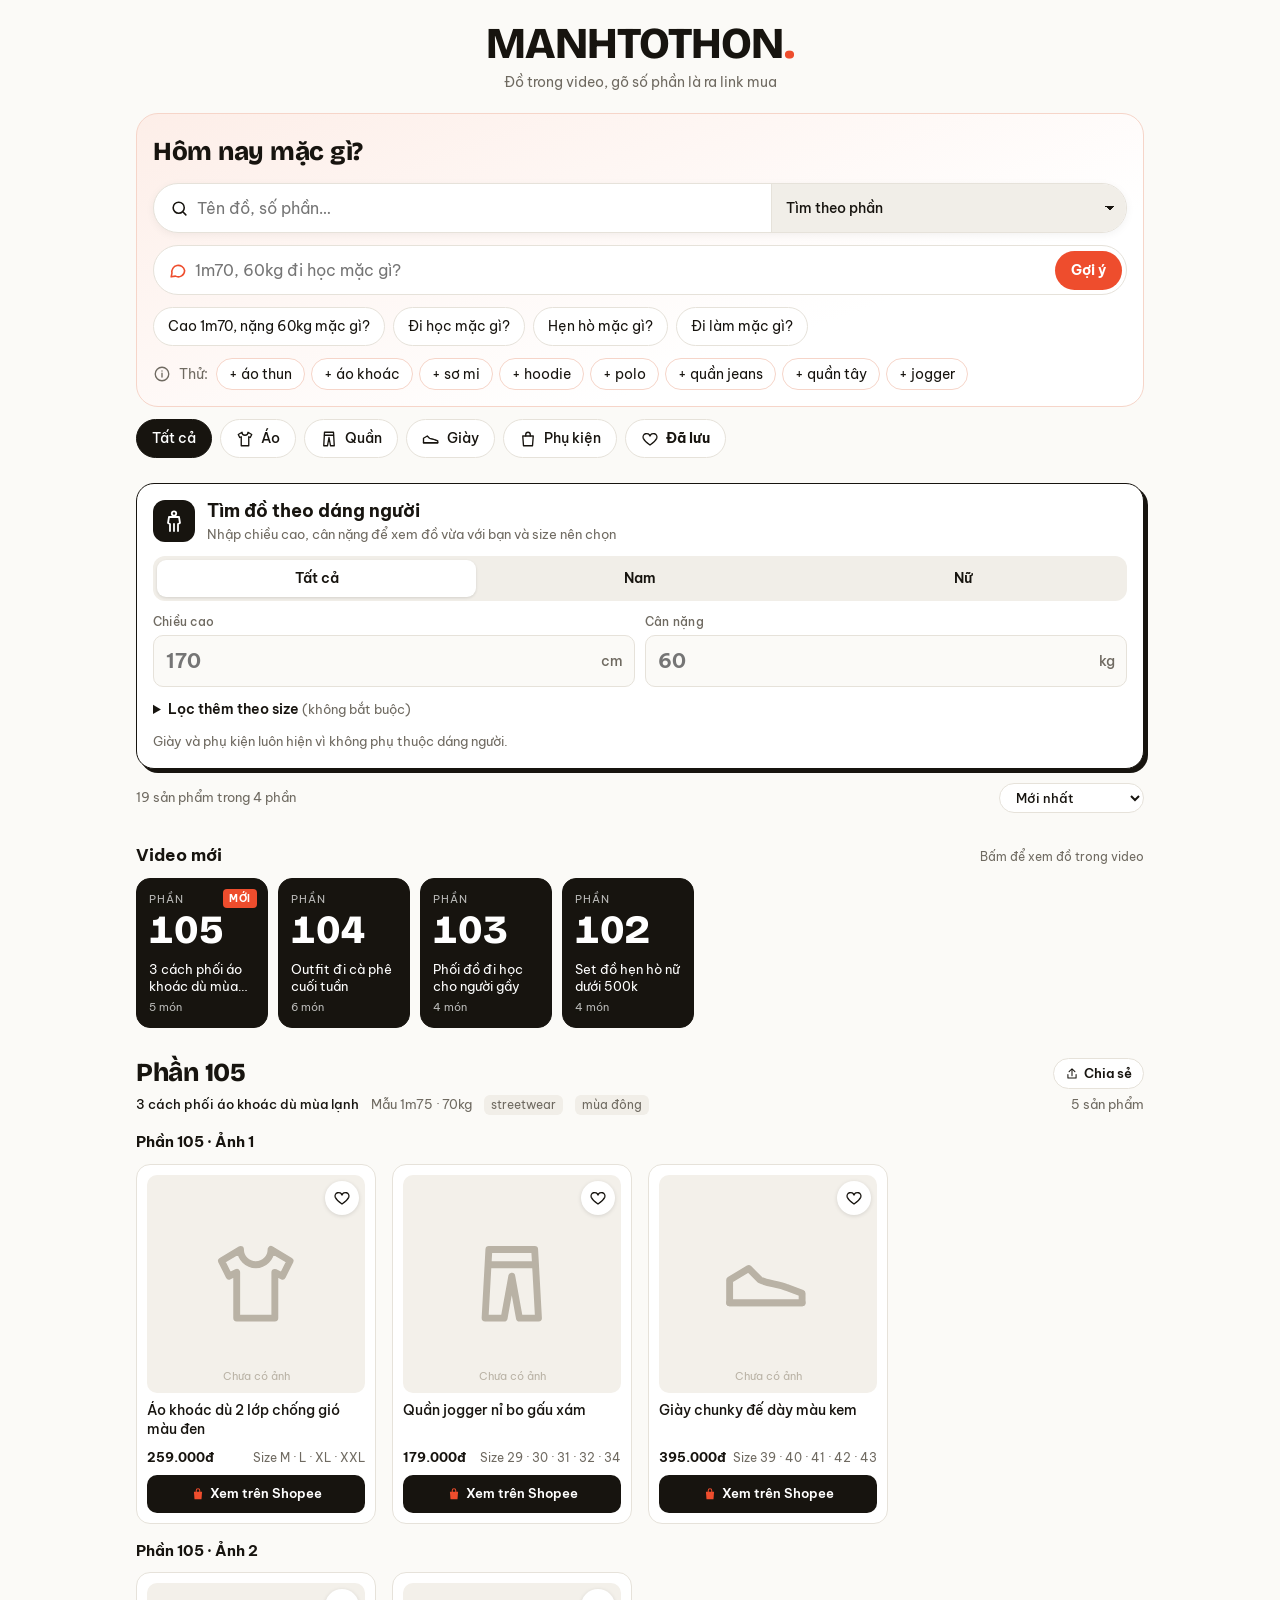
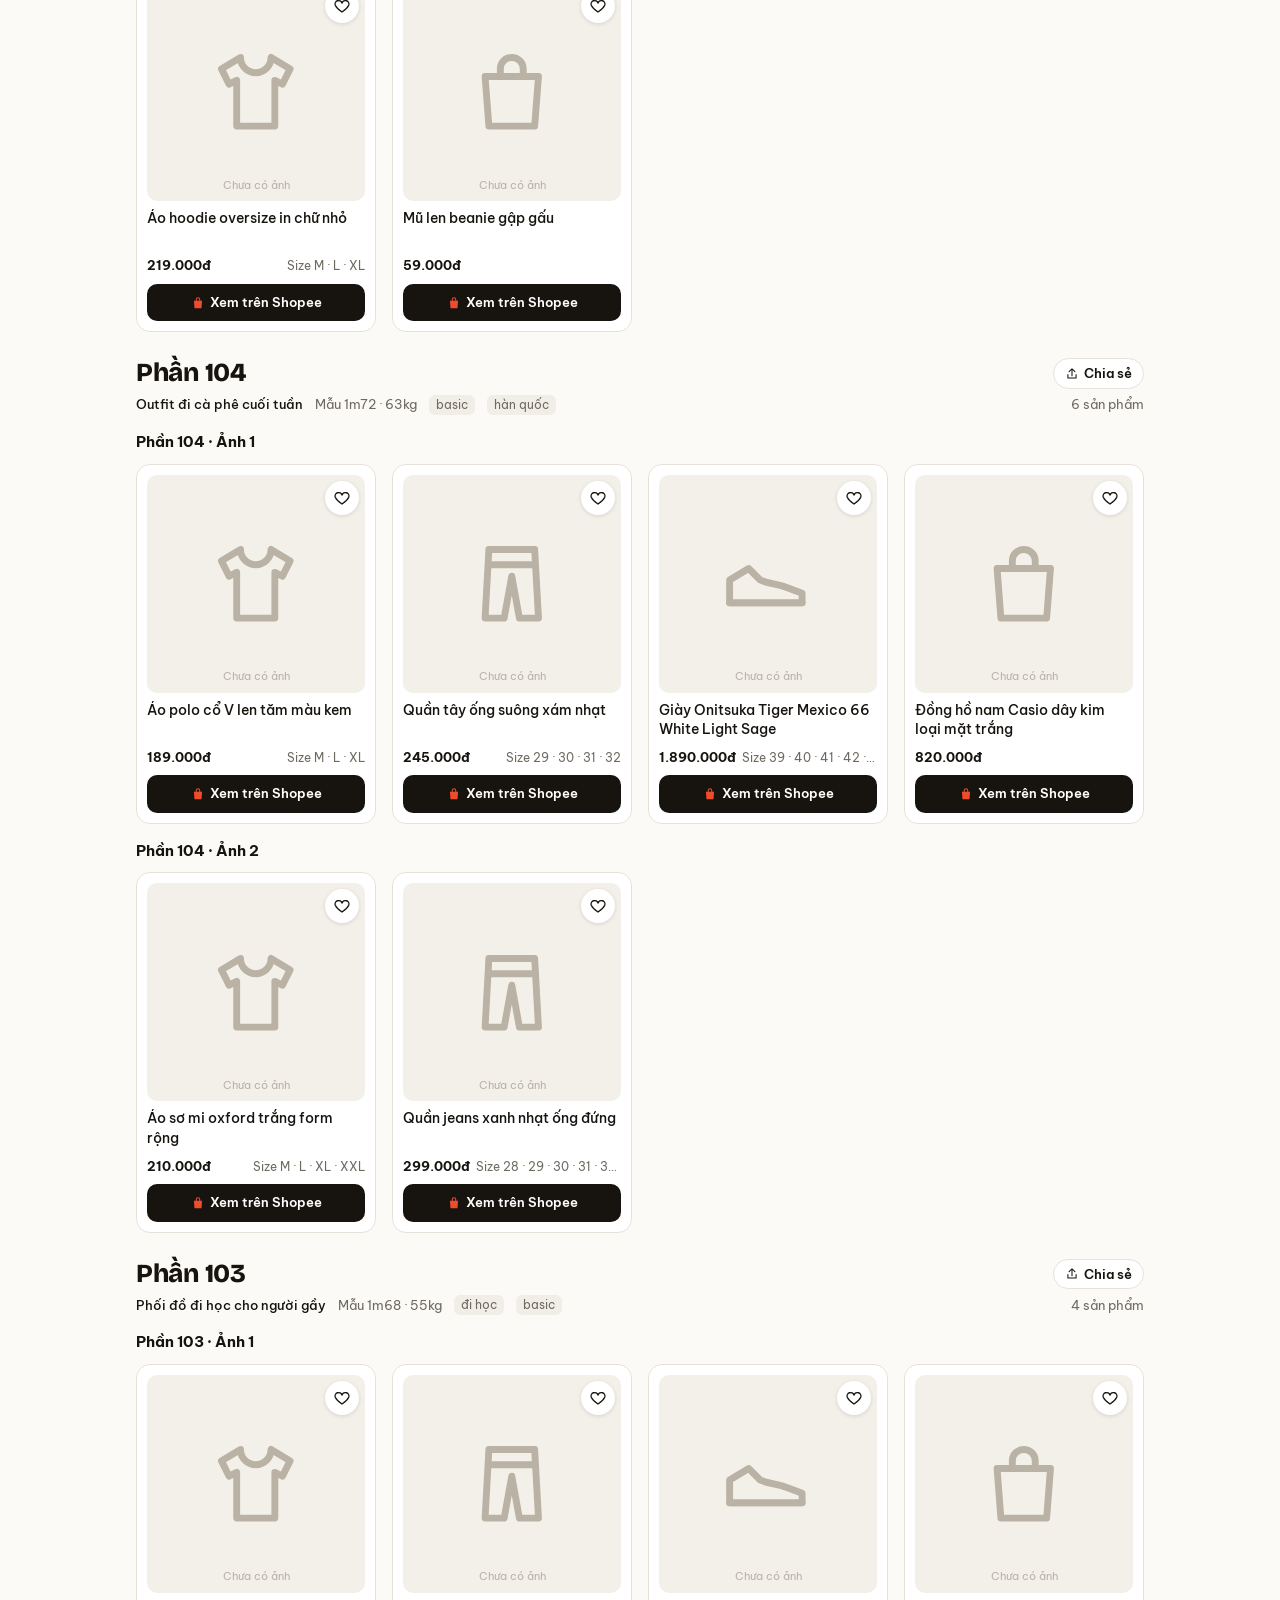
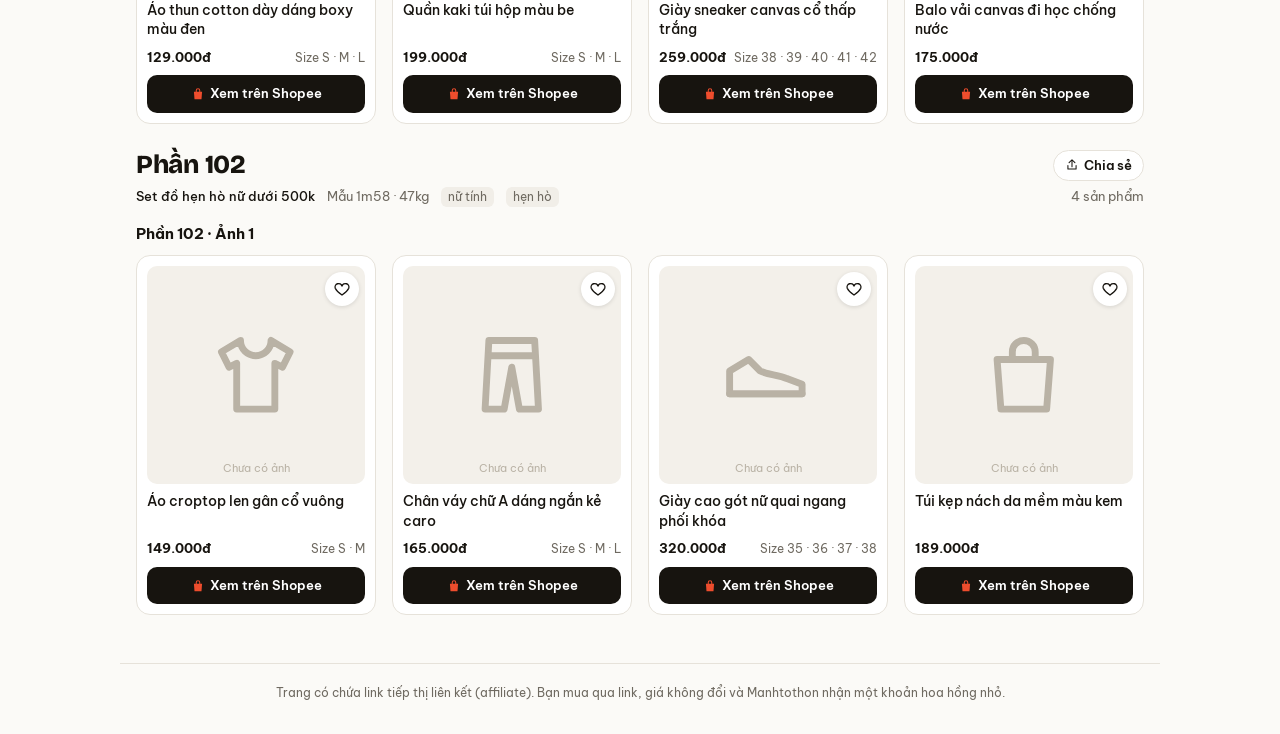
<file: index.html>
<!doctype html>
<html lang="vi">
<head>
<meta charset="utf-8">
<meta name="viewport" content="width=device-width, initial-scale=1, viewport-fit=cover">
<title>Manhtothon – Tìm đồ trong video TikTok</title>
<meta name="description" content="Tìm link Shopee của đồ trong video Manhtothon theo phần, danh mục, size, chiều cao và cân nặng.">
<meta property="og:title" content="Manhtothon – Tìm đồ trong video TikTok">
<meta property="og:description" content="Gõ số phần trong video để ra ngay link mua.">
<link rel="preconnect" href="https://fonts.googleapis.com">
<link rel="preconnect" href="https://fonts.gstatic.com" crossorigin>
<link rel="stylesheet" href="https://fonts.googleapis.com/css2?family=Be+Vietnam+Pro:wght@400;500;600;700&family=Bricolage+Grotesque:opsz,wght@12..96,800&display=swap">
<link rel="stylesheet" href="assets/style.css">
</head>
<body>
<header class="wrap brand">
  <h1>MANHTOTHON<span>.</span></h1>
  <p>Đồ trong video, gõ số phần là ra link mua</p>
</header>

<div class="wrap">
  <section class="hero" aria-labelledby="heroTitle">
    <h2 id="heroTitle">Hôm nay mặc gì?</h2>
    <div class="search" role="search">
      <label class="q" for="q">
        <svg viewBox="0 0 24 24" fill="none" stroke="currentColor" stroke-width="2" stroke-linecap="round" aria-hidden="true"><circle cx="11" cy="11" r="7"/><path d="m20 20-3.5-3.5"/></svg>
        <input id="q" type="search" placeholder="Tên đồ, số phần…" autocomplete="off" enterkeyhint="search">
      </label>
      <select id="part" aria-label="Tìm theo phần"><option value="">Tìm theo phần</option></select>
    </div>
    <form class="ask" id="askForm" autocomplete="off">
      <svg viewBox="0 0 24 24" fill="none" stroke="currentColor" stroke-width="2" stroke-linecap="round" stroke-linejoin="round" aria-hidden="true"><path d="M21 12a8 8 0 0 1-11.6 7.1L4 20l1-4.6A8 8 0 1 1 21 12Z"/></svg>
      <label class="sr" for="ask">Hỏi mặc gì</label>
      <input id="ask" type="text" placeholder="1m70, 60kg đi học mặc gì?" enterkeyhint="go">
      <button type="submit">Gợi ý</button>
    </form>
    <div class="prompts" id="prompts"></div>
    <div class="try" id="tryRow"><svg viewBox="0 0 24 24" fill="none" stroke="currentColor" stroke-width="1.8" stroke-linecap="round" aria-hidden="true"><circle cx="12" cy="12" r="9"/><path d="M12 11v5M12 8h0"/></svg><span>Thử:</span><div class="try-chips" id="tryChips"></div></div>
    <div class="ask-result" id="askResult" hidden></div>
  </section>
</div>

<div class="bar" id="bar">
  <div class="wrap">
    <div class="chips" id="cats"></div>
  </div>
</div>

<div class="wrap">
    <section class="body-box" id="fit" aria-labelledby="fitTitle">
      <div class="body-head">
        <svg class="body-ico" viewBox="0 0 24 24" fill="none" stroke="currentColor" stroke-width="1.8" stroke-linecap="round" stroke-linejoin="round" aria-hidden="true"><circle cx="12" cy="4.5" r="2.2"/><path d="M8 22v-7l-2-1 1-6h10l1 6-2 1v7"/><path d="M12 15v7"/></svg>
        <div>
          <h2 id="fitTitle">Tìm đồ theo dáng người</h2>
          <p id="fitSub">Nhập chiều cao, cân nặng để xem đồ vừa với bạn và size nên chọn</p>
        </div>
      </div>
      <div class="seg" id="genderSeg" role="radiogroup" aria-label="Giới tính">
        <button type="button" role="radio" data-g="" aria-checked="true">Tất cả</button>
        <button type="button" role="radio" data-g="nam" aria-checked="false">Nam</button>
        <button type="button" role="radio" data-g="nu" aria-checked="false">Nữ</button>
      </div>
      <input type="hidden" id="gender">
      <div class="fit-row two">
        <label class="field big"><span>Chiều cao</span>
          <span class="unit"><input id="height" type="number" inputmode="numeric" min="130" max="210" placeholder="170"><i>cm</i></span>
        </label>
        <label class="field big"><span>Cân nặng</span>
          <span class="unit"><input id="weight" type="number" inputmode="numeric" min="30" max="150" placeholder="60"><i>kg</i></span>
        </label>
      </div>
      <details class="size-more" id="sizeMore">
        <summary>Lọc thêm theo size <span class="muted">(không bắt buộc)</span></summary>
        <div class="sizes" id="sizes"></div>
      </details>
      <div class="fit-foot">
        <span>Giày và phụ kiện luôn hiện vì không phụ thuộc dáng người.</span>
        <button class="linkbtn" type="button" id="clearFit" hidden>Xoá dáng người</button>
      </div>
    </section>
    <div class="toolbar">
      <p class="summary" id="summary"></p>
      <button class="linkbtn" type="button" id="clearAll" hidden>Xoá lọc</button>
      <label class="sort"><span class="sr">Sắp xếp</span>
        <select id="sort"><option value="new">Mới nhất</option><option value="low">Giá thấp → cao</option><option value="high">Giá cao → thấp</option></select>
      </label>
    </div>
</div>

<main class="wrap" id="results"></main>

<footer class="wrap">
  Trang có chứa link tiếp thị liên kết (affiliate). Bạn mua qua link, giá không đổi và Manhtothon nhận một khoản hoa hồng nhỏ.
</footer>

<div class="sheet" id="sheet" hidden>
  <div class="sheet-panel" id="sheetPanel" role="dialog" aria-modal="true" aria-labelledby="sheetTitle">
    <button class="sheet-close" type="button" id="sheetClose" aria-label="Đóng"><svg viewBox="0 0 24 24" fill="none" stroke="currentColor" stroke-width="2" stroke-linecap="round" aria-hidden="true"><path d="M6 6l12 12M18 6 6 18"/></svg></button>
    <div id="sheetBody"></div>
  </div>
</div>
<button class="to-top" type="button" id="toTop" hidden aria-label="Lên đầu trang"><svg viewBox="0 0 24 24" fill="none" stroke="currentColor" stroke-width="2" stroke-linecap="round" stroke-linejoin="round" aria-hidden="true"><path d="M6 14l6-6 6 6"/></svg></button>
<div class="toast" id="toast" role="status" hidden></div>

<script src="assets/app.js"></script>
</body>
</html>
</file>
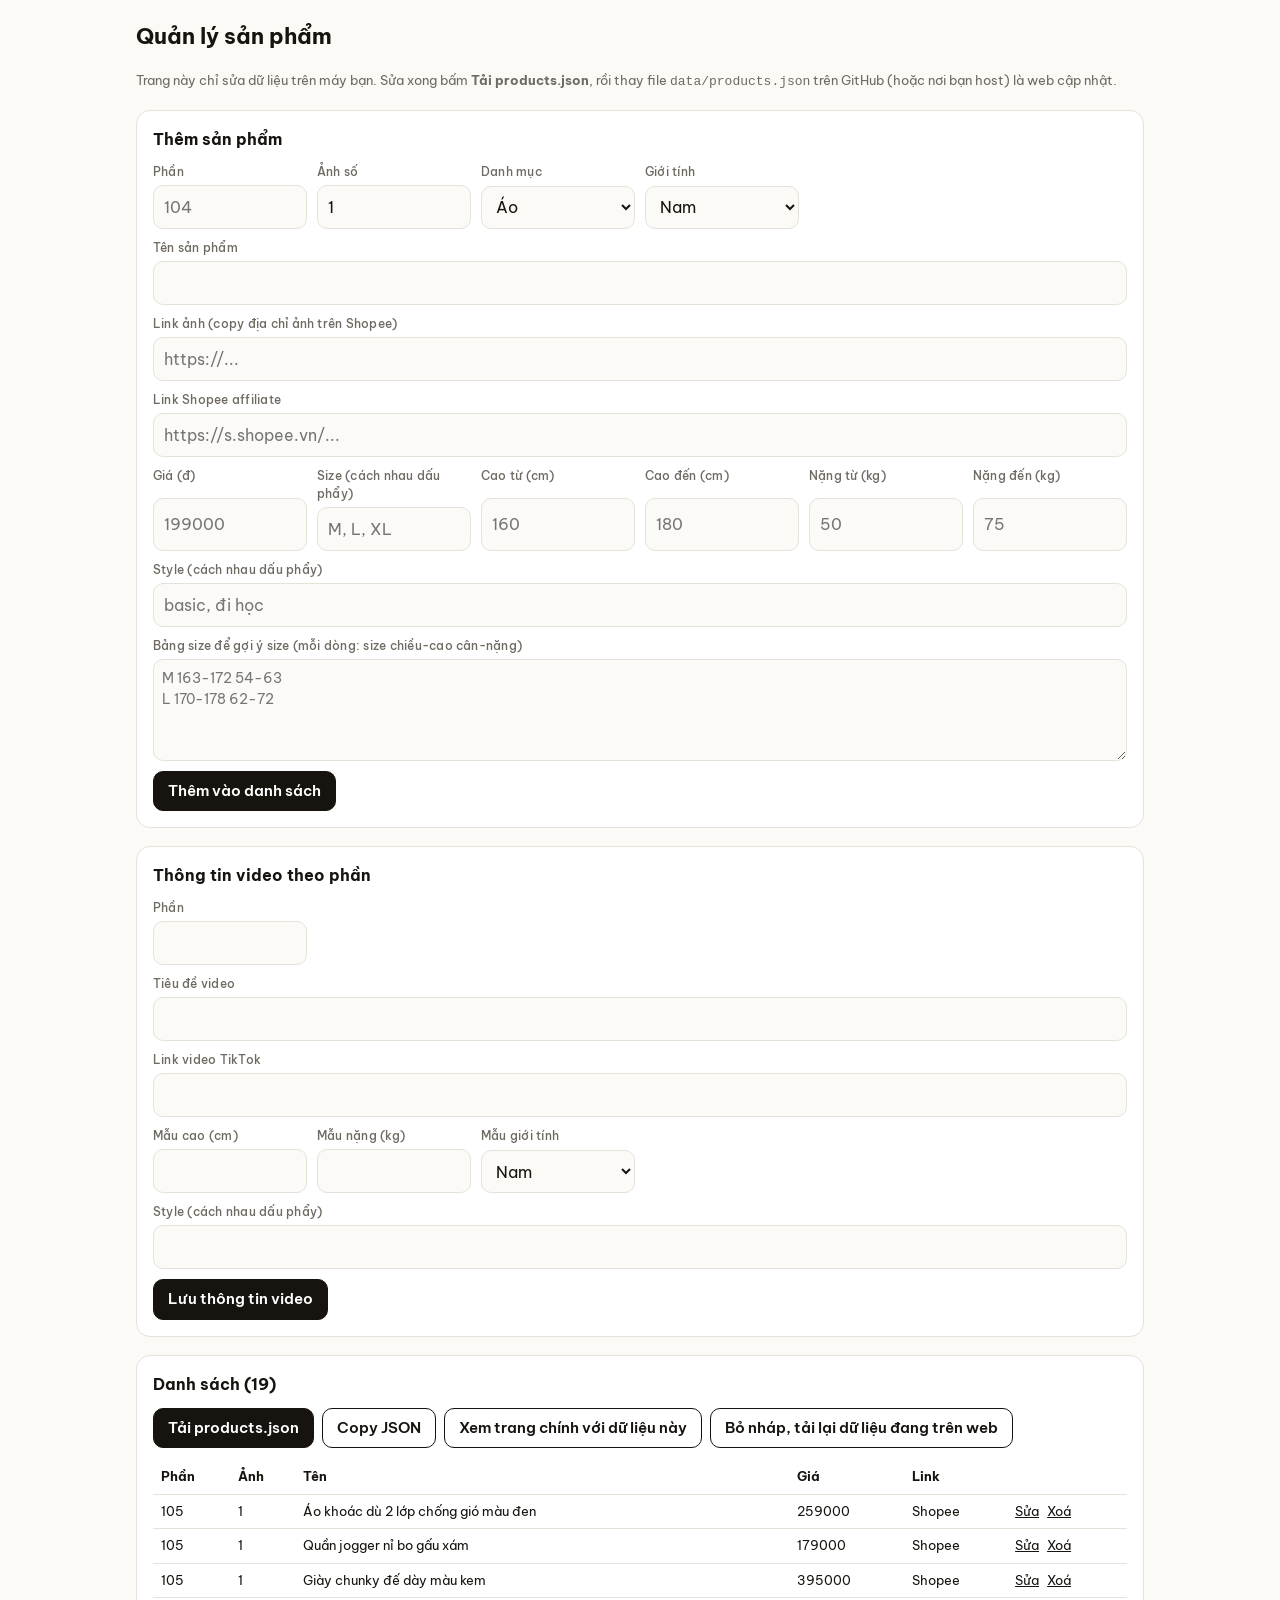
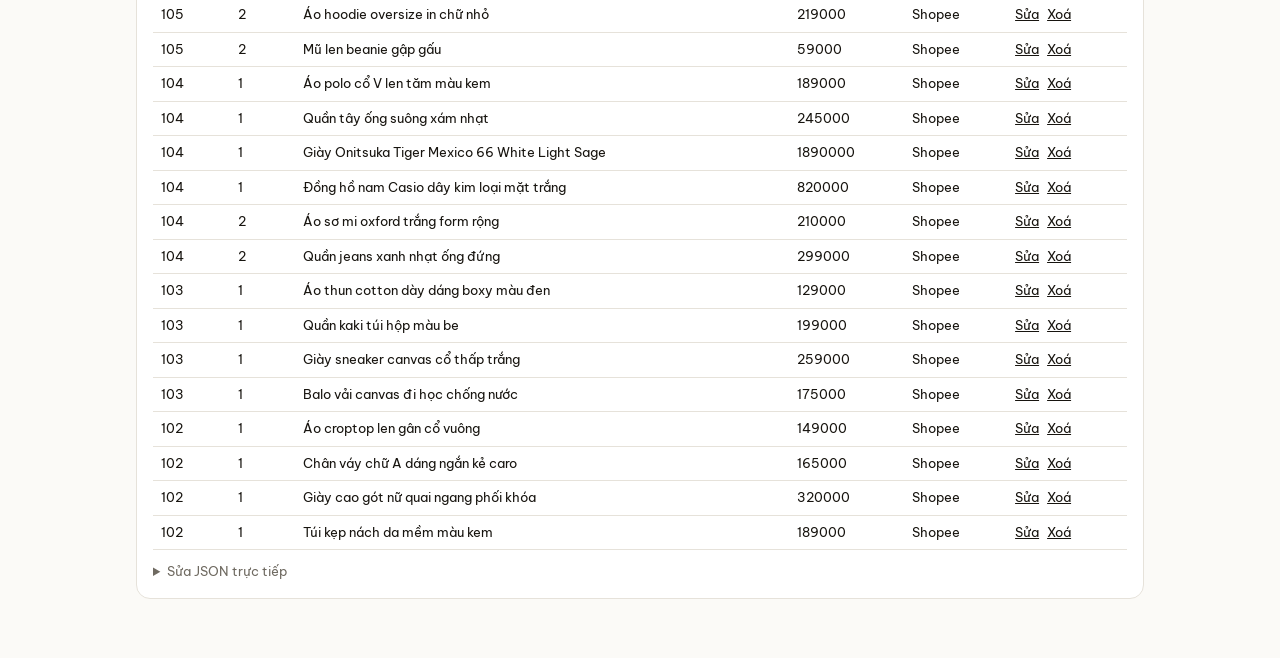
<file: admin.html>
<!doctype html>
<html lang="vi">
<head>
<meta charset="utf-8">
<meta name="viewport" content="width=device-width, initial-scale=1">
<meta name="robots" content="noindex">
<title>Quản lý sản phẩm – Manhtothon</title>
<link rel="stylesheet" href="https://fonts.googleapis.com/css2?family=Be+Vietnam+Pro:wght@400;500;600;700&display=swap">
<link rel="stylesheet" href="assets/style.css">
<style>
  .admin { padding-block: 20px 60px; display: grid; gap: 18px; }
  .admin h1 { margin: 0; font-size: 22px; }
  .box { background: var(--card); border: 1px solid var(--line); border-radius: var(--radius); padding: 16px; display: grid; gap: 12px; }
  .box h2 { margin: 0; font-size: 16px; }
  .form { display: grid; grid-template-columns: repeat(auto-fill, minmax(150px, 1fr)); gap: 10px; }
  .form .wide { grid-column: 1 / -1; }
  .form textarea { min-height: 90px; font: 14px/1.5 var(--body); }
  .actions { display: flex; flex-wrap: wrap; gap: 8px; }
  .actions button { border: 1.5px solid var(--ink); border-radius: 10px; padding: 8px 14px; background: var(--card); font-weight: 600; cursor: pointer; }
  .actions button.primary { background: var(--ink); color: var(--on-ink); }
  .tbl { overflow-x: auto; }
  table { border-collapse: collapse; width: 100%; font-size: 13px; }
  th, td { text-align: left; padding: 7px 8px; border-bottom: 1px solid var(--line); white-space: nowrap; }
  td.n { white-space: normal; min-width: 200px; }
  td button { border: 0; background: none; text-decoration: underline; cursor: pointer; padding: 0 4px; font-size: 13px; }
  .note { color: var(--muted); font-size: 13px; margin: 0; }
  #msg { font-weight: 600; font-size: 13px; }
  textarea { width: 100%; min-height: 160px; font: 12px/1.4 ui-monospace, monospace; border: 1.5px solid var(--line); border-radius: 10px; padding: 8px; background: var(--paper); color: var(--ink); }
</style>
</head>
<body>
<div class="wrap admin">
  <h1>Quản lý sản phẩm</h1>
  <p class="note">Trang này chỉ sửa dữ liệu trên máy bạn. Sửa xong bấm <b>Tải products.json</b>, rồi thay file <code>data/products.json</code> trên GitHub (hoặc nơi bạn host) là web cập nhật.</p>

  <section class="box">
    <h2 id="formTitle">Thêm sản phẩm</h2>
    <form class="form" id="form">
      <label class="field"><span>Phần</span><input id="f-part" type="number" required placeholder="104"></label>
      <label class="field"><span>Ảnh số</span><input id="f-look" type="number" value="1" min="1"></label>
      <label class="field"><span>Danh mục</span>
        <select id="f-category"><option value="ao">Áo</option><option value="quan">Quần / váy</option><option value="giay">Giày</option><option value="phukien">Phụ kiện</option></select></label>
      <label class="field"><span>Giới tính</span>
        <select id="f-gender"><option value="nam">Nam</option><option value="nu">Nữ</option><option value="unisex">Unisex</option></select></label>
      <label class="field wide"><span>Tên sản phẩm</span><input id="f-name" required></label>
      <label class="field wide"><span>Link ảnh (copy địa chỉ ảnh trên Shopee)</span><input id="f-image" type="url" placeholder="https://..."></label>
      <label class="field wide"><span>Link Shopee affiliate</span><input id="f-shopee" type="url" required placeholder="https://s.shopee.vn/..."></label>
      <label class="field"><span>Giá (đ)</span><input id="f-price" type="number" placeholder="199000"></label>
      <label class="field"><span>Size (cách nhau dấu phẩy)</span><input id="f-sizes" placeholder="M, L, XL"></label>
      <label class="field"><span>Cao từ (cm)</span><input id="f-hmin" type="number" placeholder="160"></label>
      <label class="field"><span>Cao đến (cm)</span><input id="f-hmax" type="number" placeholder="180"></label>
      <label class="field"><span>Nặng từ (kg)</span><input id="f-wmin" type="number" placeholder="50"></label>
      <label class="field"><span>Nặng đến (kg)</span><input id="f-wmax" type="number" placeholder="75"></label>
      <label class="field wide"><span>Style (cách nhau dấu phẩy)</span><input id="f-style" placeholder="basic, đi học"></label>
      <label class="field wide"><span>Bảng size để gợi ý size (mỗi dòng: size chiều-cao cân-nặng)</span><textarea id="f-chart" rows="4" placeholder="M 163-172 54-63
L 170-178 62-72"></textarea></label>
      <div class="actions wide">
        <button class="primary" type="submit" id="saveBtn">Thêm vào danh sách</button>
        <button type="button" id="cancelEdit" hidden>Huỷ sửa</button>
        <span id="msg"></span>
      </div>
    </form>
  </section>

  <section class="box">
    <h2>Thông tin video theo phần</h2>
    <form class="form" id="vform">
      <label class="field"><span>Phần</span><input id="v-part" type="number" required></label>
      <label class="field wide"><span>Tiêu đề video</span><input id="v-title"></label>
      <label class="field wide"><span>Link video TikTok</span><input id="v-tiktok" type="url"></label>
      <label class="field"><span>Mẫu cao (cm)</span><input id="v-h" type="number"></label>
      <label class="field"><span>Mẫu nặng (kg)</span><input id="v-w" type="number"></label>
      <label class="field"><span>Mẫu giới tính</span><select id="v-g"><option value="nam">Nam</option><option value="nu">Nữ</option></select></label>
      <label class="field wide"><span>Style (cách nhau dấu phẩy)</span><input id="v-style"></label>
      <div class="actions wide"><button class="primary" type="submit">Lưu thông tin video</button></div>
    </form>
  </section>

  <section class="box">
    <h2>Danh sách (<span id="cnt">0</span>)</h2>
    <div class="actions">
      <button class="primary" type="button" id="download">Tải products.json</button>
      <button type="button" id="copy">Copy JSON</button>
      <button type="button" id="preview">Xem trang chính với dữ liệu này</button>
      <button type="button" id="reset">Bỏ nháp, tải lại dữ liệu đang trên web</button>
    </div>
    <div class="tbl"><table><thead><tr><th>Phần</th><th>Ảnh</th><th>Tên</th><th>Giá</th><th>Link</th><th></th></tr></thead><tbody id="rows"></tbody></table></div>
    <details><summary class="note">Sửa JSON trực tiếp</summary><textarea id="raw" spellcheck="false"></textarea>
      <div class="actions"><button type="button" id="applyRaw">Áp dụng JSON</button></div></details>
  </section>
</div>
<script>
(function () {
  var KEY = "mt-admin-draft";
  var data = { videos: [], products: [] }, editing = null;
  var $ = function (id) { return document.getElementById(id); };
  function msg(t) { $("msg").textContent = t; setTimeout(function () { if ($("msg").textContent === t) $("msg").textContent = ""; }, 2500); }
  function list(s) { return String(s || "").split(",").map(function (x) { return x.trim(); }).filter(Boolean); }
  function num(id) { var v = parseFloat($(id).value); return isNaN(v) ? null : v; }
  function chart() {
    return $("f-chart").value.split("\n").map(function (line) {
      var m = line.trim().split(/\s+/);
      if (!m[0]) return null;
      function rng(x) { var r = (x || "").split("-").map(Number); return r.length === 2 && r[0] && r[1] ? r : null; }
      return { size: m[0], height: rng(m[1]), weight: rng(m[2]) };
    }).filter(Boolean);
  }
  function persist() { try { localStorage.setItem(KEY, JSON.stringify(data)); } catch (e) {} }
  function json() { return JSON.stringify(data, null, 2); }

  function render() {
    data.products.sort(function (a, b) { return b.part - a.part || (a.look || 1) - (b.look || 1); });
    $("cnt").textContent = data.products.length;
    $("rows").innerHTML = data.products.map(function (p, i) {
      var l = p.shopee ? "Shopee" : "thiếu link";
      return "<tr><td>" + p.part + "</td><td>" + (p.look || 1) + '</td><td class="n">' + p.name.replace(/</g, "&lt;") + "</td><td>" + (p.price || "") + "</td><td>" + l +
        '</td><td><button data-edit="' + i + '">Sửa</button><button data-del="' + i + '">Xoá</button></td></tr>';
    }).join("");
    $("raw").value = json();
    persist();
  }

  function fill(p) {
    $("f-part").value = p.part; $("f-look").value = p.look || 1; $("f-category").value = p.category; $("f-gender").value = p.gender || "unisex";
    $("f-name").value = p.name; $("f-image").value = p.image || ""; $("f-shopee").value = p.shopee || (p.links && p.links.shopee) || "";
    $("f-chart").value = (p.sizeChart || []).map(function (c) { return c.size + " " + (c.height ? c.height.join("-") : "-") + " " + (c.weight ? c.weight.join("-") : "-"); }).join("\n");
    $("f-price").value = p.price || ""; $("f-sizes").value = (p.sizes || []).join(", "); $("f-style").value = (p.style || []).join(", ");
    $("f-hmin").value = p.fit && p.fit.height ? p.fit.height[0] : ""; $("f-hmax").value = p.fit && p.fit.height ? p.fit.height[1] : "";
    $("f-wmin").value = p.fit && p.fit.weight ? p.fit.weight[0] : ""; $("f-wmax").value = p.fit && p.fit.weight ? p.fit.weight[1] : "";
  }

  $("form").addEventListener("submit", function (e) {
    e.preventDefault();
    var part = num("f-part"), look = num("f-look") || 1;
    var fit = {};
    if (num("f-hmin") != null || num("f-hmax") != null) fit.height = [num("f-hmin") || 0, num("f-hmax") || 300];
    if (num("f-wmin") != null || num("f-wmax") != null) fit.weight = [num("f-wmin") || 0, num("f-wmax") || 300];
    var p = {
      id: editing != null ? data.products[editing].id : "p" + part + "-" + Date.now().toString(36),
      part: part, look: look, name: $("f-name").value.trim(), category: $("f-category").value, gender: $("f-gender").value,
      price: num("f-price"), image: $("f-image").value.trim(),
      shopee: $("f-shopee").value.trim(), sizeChart: chart(),
      sizes: list($("f-sizes").value), fit: Object.keys(fit).length ? fit : null, style: list($("f-style").value)
    };
    if (!p.sizeChart.length) delete p.sizeChart;
    if (editing != null) { data.products[editing] = p; msg("Đã cập nhật"); }
    else { data.products.push(p); msg("Đã thêm"); }
    var keepPart = part, keepLook = look;
    editing = null; $("form").reset(); $("f-part").value = keepPart; $("f-look").value = keepLook;
    $("formTitle").textContent = "Thêm sản phẩm"; $("saveBtn").textContent = "Thêm vào danh sách"; $("cancelEdit").hidden = true;
    render();
  });
  $("cancelEdit").addEventListener("click", function () {
    editing = null; $("form").reset(); $("formTitle").textContent = "Thêm sản phẩm"; $("saveBtn").textContent = "Thêm vào danh sách"; this.hidden = true;
  });
  $("rows").addEventListener("click", function (e) {
    var b = e.target.closest("button"); if (!b) return;
    if (b.dataset.edit != null) {
      editing = +b.dataset.edit; fill(data.products[editing]);
      $("formTitle").textContent = "Sửa sản phẩm"; $("saveBtn").textContent = "Lưu thay đổi"; $("cancelEdit").hidden = false;
      window.scrollTo({ top: 0, behavior: "smooth" });
    } else if (b.dataset.del != null) {
      if (b.textContent !== "Chắc chắn?") { b.textContent = "Chắc chắn?"; return; }
      data.products.splice(+b.dataset.del, 1); render();
    }
  });

  $("v-part").addEventListener("change", function () {
    var v = data.videos.filter(function (x) { return x.part == $("v-part").value; })[0];
    if (!v) return;
    $("v-title").value = v.title || ""; $("v-tiktok").value = v.tiktok || ""; $("v-style").value = (v.style || []).join(", ");
    $("v-h").value = v.model && v.model.height || ""; $("v-w").value = v.model && v.model.weight || ""; $("v-g").value = v.model && v.model.gender || "nam";
  });
  $("vform").addEventListener("submit", function (e) {
    e.preventDefault();
    var part = num("v-part");
    var v = { part: part, title: $("v-title").value.trim(), tiktok: $("v-tiktok").value.trim(), date: new Date().toISOString().slice(0, 10),
      style: list($("v-style").value), model: { height: num("v-h"), weight: num("v-w"), gender: $("v-g").value } };
    var i = data.videos.findIndex(function (x) { return x.part === part; });
    if (i >= 0) { v.date = data.videos[i].date || v.date; data.videos[i] = v; } else data.videos.push(v);
    data.videos.sort(function (a, b) { return b.part - a.part; });
    render(); msg("Đã lưu video phần " + part);
  });

  $("download").addEventListener("click", function () {
    var a = document.createElement("a");
    a.href = URL.createObjectURL(new Blob([json()], { type: "application/json" }));
    a.download = "products.json"; a.click();
  });
  $("copy").addEventListener("click", function () {
    navigator.clipboard.writeText(json()).then(function () { msg("Đã copy"); }, function () { $("raw").select(); msg("Hãy copy trong ô JSON"); });
  });
  $("preview").addEventListener("click", function () {
    try { sessionStorage.setItem("mt-preview", json()); } catch (e) {}
    window.open("index.html?preview=1", "_blank");
  });
  $("applyRaw").addEventListener("click", function () {
    try { data = JSON.parse($("raw").value); render(); msg("Đã áp dụng"); } catch (e) { msg("JSON bị lỗi: " + e.message); }
  });

  $("reset").addEventListener("click", function () {
    if (this.textContent !== "Bấm lần nữa để xác nhận") { this.textContent = "Bấm lần nữa để xác nhận"; return; }
    try { localStorage.removeItem(KEY); } catch (e) {}
    location.reload();
  });
  var draft = null;
  try { draft = JSON.parse(localStorage.getItem(KEY) || "null"); } catch (e) {}
  if (draft) { data = draft; render(); }
  else fetch("data/products.json", { cache: "no-cache" }).then(function (r) { return r.json(); }).then(function (d) { data = d; render(); }).catch(render);
})();
</script>
</body>
</html>
</file>
<file: assets/style.css>
/* Bố cục: cột giữa hẹp như app điện thoại, thanh tìm kiếm dính trên cùng, sản phẩm nhóm theo Phần → Ảnh */
:root {
  --paper: #fbfaf7;
  --card: #ffffff;
  --ink: #17140f;
  --muted: #6f6a61;
  --line: #e6e2da;
  --chip: #f1eee8;
  --shopee: #ee4d2d;
  --tiktok: #fe2c55;
  --on-ink: #ffffff;
  --ph-bg: #f3f0ea;
  --ph-fg: #b9b2a5;
  --tint: #fdeee8;
  --tint-line: #f6d5c9;
  --display: "Bricolage Grotesque", "Be Vietnam Pro", system-ui, sans-serif;
  --body: "Be Vietnam Pro", system-ui, -apple-system, "Segoe UI", sans-serif;
  --radius: 14px;
}
@media (prefers-color-scheme: dark) {
  :root:not([data-theme="light"]) {
    --paper: #121110; --card: #1b1a18; --ink: #f2efe9; --muted: #a39d92; --line: #2e2c28;
    --chip: #24221f; --on-ink: #121110; --ph-bg: #23211e; --ph-fg: #5a554d; --tint: #2a1d18; --tint-line: #4a2d22; color-scheme: dark;
  }
}
:root[data-theme="dark"] {
  --paper: #121110; --card: #1b1a18; --ink: #f2efe9; --muted: #a39d92; --line: #2e2c28;
  --chip: #24221f; --on-ink: #121110; --ph-bg: #23211e; --ph-fg: #5a554d; --tint: #2a1d18; --tint-line: #4a2d22; color-scheme: dark;
}

* { box-sizing: border-box; }
[hidden] { display: none !important; }
html { -webkit-text-size-adjust: 100%; }
body {
  margin: 0;
  background: var(--paper);
  color: var(--ink);
  font: 15px/1.5 var(--body);
}
body::before {
  content: ""; position: fixed; inset: 0 0 auto; height: env(safe-area-inset-top, 0px);
  z-index: 10; background: var(--paper);
}
a { color: inherit; }
button, input, select { font: inherit; color: inherit; }
:focus-visible { outline: 2px solid var(--ink); outline-offset: 2px; }

.wrap {
  max-width: 1040px; margin: 0 auto;
  padding-left: max(16px, env(safe-area-inset-left, 0px));
  padding-right: max(16px, env(safe-area-inset-right, 0px));
}

/* Header */
.brand { padding-block: 22px 6px; text-align: center; }
.brand h1 {
  margin: 0; font-family: var(--display); font-weight: 800;
  font-size: clamp(30px, 8vw, 44px); letter-spacing: -0.02em; line-height: 1;
}
.brand h1 span { color: var(--shopee); }
.brand p { margin: 6px 0 0; color: var(--muted); font-size: 14px; }

/* Thanh tìm kiếm dính */
.bar {
  position: sticky; top: env(safe-area-inset-top, 0px); z-index: 5;
  background: var(--paper); padding-block: 12px 10px;
  border-bottom: 1px solid transparent; transition: border-color .2s;
}
.bar.stuck { border-bottom-color: var(--line); }
.search {
  display: flex; align-items: stretch; border: 1.5px solid var(--line); background: var(--card);
  border-radius: 999px; overflow: hidden;
}
.search:focus-within { border-color: var(--ink); }
.search label.q { display: flex; align-items: center; gap: 8px; flex: 1; min-width: 0; padding-left: 16px; }
.search svg { flex: none; width: 19px; height: 19px; }
.search input {
  flex: 1; min-width: 0; border: 0; background: transparent; padding: 12px 8px 12px 0; outline: none;
  font-size: 16px;
}
.search select {
  border: 0; border-left: 1.5px solid var(--line); background: var(--chip); padding: 0 30px 0 14px;
  font-size: 14px; font-weight: 500; max-width: 46%; appearance: none; cursor: pointer;
  background-image: linear-gradient(45deg, transparent 50%, currentColor 50%), linear-gradient(135deg, currentColor 50%, transparent 50%);
  background-position: right 16px center, right 11px center; background-size: 5px 5px; background-repeat: no-repeat;
}

.chips { display: flex; gap: 8px; margin-top: 10px; overflow-x: auto; scrollbar-width: none; padding-bottom: 2px; }
.chips::-webkit-scrollbar { display: none; }
.chip {
  flex: none; display: inline-flex; align-items: center; gap: 7px; border: 1.5px solid var(--line);
  background: var(--card); border-radius: 999px; padding: 8px 15px; cursor: pointer; font-size: 14px; font-weight: 500;
}
.chip svg { width: 18px; height: 18px; }
.chip[aria-pressed="true"] { background: var(--ink); color: var(--on-ink); border-color: var(--ink); }
.chip.ghost { border-style: dashed; }
.chip .dot { width: 7px; height: 7px; border-radius: 50%; background: var(--shopee); }

/* Panel dáng người */
.fit {
  margin-top: 10px; border: 1.5px solid var(--line); background: var(--card); border-radius: var(--radius);
  padding: 14px; display: grid; gap: 14px;
}
.fit-row { display: grid; grid-template-columns: repeat(3, minmax(0, 1fr)); gap: 10px; }
.field { display: grid; gap: 4px; min-width: 0; }
.field > span { font-size: 12px; color: var(--muted); font-weight: 500; letter-spacing: .02em; }
.field input, .field select {
  width: 100%; border: 1.5px solid var(--line); border-radius: 10px; padding: 9px 10px; background: var(--paper);
  font-size: 16px; font-variant-numeric: tabular-nums;
}
.field input:focus, .field select:focus { border-color: var(--ink); outline: none; }
.sizes { display: flex; flex-wrap: wrap; gap: 6px; }
.size {
  min-width: 40px; border: 1.5px solid var(--line); border-radius: 8px; background: var(--paper); padding: 5px 9px;
  font-size: 13px; font-weight: 600; cursor: pointer; font-variant-numeric: tabular-nums;
}
.size[aria-pressed="true"] { background: var(--ink); color: var(--on-ink); border-color: var(--ink); }
.fit-foot { display: flex; justify-content: space-between; align-items: center; gap: 10px; font-size: 13px; color: var(--muted); }
.linkbtn { border: 0; background: none; padding: 0; text-decoration: underline; cursor: pointer; font-size: 13px; color: var(--ink); }

/* Kết quả */
main { padding-block: 8px 48px; }
.summary { color: var(--muted); font-size: 13px; margin: 6px 0 0; }
.part { margin-top: 26px; }
.part-head { display: flex; align-items: flex-end; justify-content: space-between; gap: 12px; }
.part-head h2 {
  margin: 0; font-family: var(--display); font-weight: 800; font-size: 26px; letter-spacing: -0.01em; line-height: 1.1;
}
.part-head .count { color: var(--muted); font-size: 13px; white-space: nowrap; font-variant-numeric: tabular-nums; }
.part-meta { display: flex; flex-wrap: wrap; align-items: center; gap: 6px 12px; margin-top: 6px; color: var(--muted); font-size: 13px; }
.part-meta .title { color: var(--ink); font-weight: 500; }
.part-meta a { font-weight: 600; color: var(--ink); text-underline-offset: 3px; }
.tag { background: var(--chip); border-radius: 6px; padding: 1px 7px; font-size: 12px; }
.look-title { margin: 16px 0 10px; font-size: 15px; font-weight: 700; }

.grid { display: grid; grid-template-columns: repeat(2, minmax(0, 1fr)); gap: 12px; }
@media (min-width: 640px) { .grid { grid-template-columns: repeat(3, minmax(0, 1fr)); gap: 16px; } }
@media (min-width: 900px) { .grid { grid-template-columns: repeat(4, minmax(0, 1fr)); } }

.card {
  background: var(--card); border: 1px solid var(--line); border-radius: var(--radius);
  padding: 10px; display: flex; flex-direction: column; gap: 8px; min-width: 0;
}
.thumb { aspect-ratio: 1; max-width: 100%; border-radius: 10px; overflow: hidden; background: var(--ph-bg); display: grid; place-items: center; position: relative; }
.thumb img { width: 100%; height: 100%; object-fit: contain; background: #fff; }
.thumb .ph { width: 42%; height: 42%; color: var(--ph-fg); }
.thumb .ph-note { position: absolute; bottom: 8px; font-size: 11px; color: var(--ph-fg); }
.name {
  margin: 0; font-size: 14px; line-height: 1.4; font-weight: 500; min-height: 2.8em;
  display: -webkit-box; -webkit-line-clamp: 2; -webkit-box-orient: vertical; overflow: hidden;
}
.price-row { display: flex; justify-content: space-between; align-items: baseline; gap: 6px; font-size: 13px; }
.price { font-weight: 700; font-variant-numeric: tabular-nums; }
.size-list { color: var(--muted); font-size: 12px; white-space: nowrap; overflow: hidden; text-overflow: ellipsis; min-width: 0; }
.btn {
  display: flex; align-items: center; justify-content: center; gap: 7px; border-radius: 10px;
  padding: 9px 8px; font-size: 13.5px; font-weight: 600; text-decoration: none; text-align: center;
}
.btn svg { width: 16px; height: 16px; flex: none; }
.btn.shopee { background: var(--ink); color: var(--on-ink); }
.btn.shopee svg { color: var(--shopee); }
.btn:hover { opacity: .88; }

.empty { text-align: center; padding: 48px 16px; color: var(--muted); }
.empty strong { display: block; color: var(--ink); font-size: 17px; margin-bottom: 4px; }

footer { border-top: 1px solid var(--line); padding-block: 20px 32px; color: var(--muted); font-size: 12px; text-align: center; }

@media (max-width: 380px) {
  .fit-row { grid-template-columns: 1fr 1fr; }
  .fit-row .field:first-child { grid-column: 1 / -1; }
}
@media (prefers-reduced-motion: reduce) { * { transition: none !important; } }
#fitToggle[data-active="1"] { border-style: solid; border-color: var(--ink); }

/* ---------- Bản 2 ---------- */
.muted { color: var(--muted); }
.small { font-size: 13px; }
.sr { position: absolute; width: 1px; height: 1px; overflow: hidden; clip: rect(0 0 0 0); }
body.locked { overflow: hidden; }

.toolbar { display: flex; align-items: center; gap: 12px; margin-top: 8px; }
.toolbar .summary { margin: 0; flex: 1; min-width: 0; }
.sort select {
  border: 1.5px solid var(--line); border-radius: 999px; background: var(--card); padding: 5px 12px; font-size: 13px; font-weight: 500;
}

/* Dải ngang: Video mới / Outfit hợp dáng */
.strip { margin-top: 22px; }
.strip-head { display: flex; align-items: baseline; justify-content: space-between; gap: 12px; }
.strip-head h2 { margin: 0; font-size: 17px; font-weight: 700; }
.strip-head span { color: var(--muted); font-size: 12px; }
.rail {
  display: flex; gap: 10px; overflow-x: auto; scroll-snap-type: x mandatory; padding: 10px 0 4px;
  scrollbar-width: none;
}
.rail::-webkit-scrollbar { display: none; }
.vcard, .look {
  flex: none; scroll-snap-align: start; border: 1px solid var(--line); background: var(--card); border-radius: var(--radius);
  text-align: left; cursor: pointer; display: flex; flex-direction: column; padding: 12px; position: relative; overflow: hidden;
}
.vcard { width: 132px; min-height: 150px; background: var(--ink); color: var(--on-ink); border-color: var(--ink); }
.vcard img { position: absolute; inset: 0; width: 100%; height: 100%; object-fit: cover; opacity: .35; }
.vcard > span { position: relative; }
.vlabel { font-size: 11px; letter-spacing: .08em; text-transform: uppercase; opacity: .7; }
.vnum { font-family: var(--display); font-weight: 800; font-size: 40px; line-height: 1; margin-top: 2px; font-variant-numeric: tabular-nums; }
.vtitle { font-size: 12.5px; line-height: 1.35; margin-top: auto; padding-top: 10px; display: -webkit-box; -webkit-line-clamp: 2; -webkit-box-orient: vertical; overflow: hidden; }
.vcount { font-size: 11px; opacity: .7; margin-top: 4px; }
.vcard:first-child::after {
  content: "MỚI"; position: absolute; top: 10px; right: 10px; background: var(--shopee); color: #fff;
  font-size: 10px; font-weight: 700; letter-spacing: .06em; padding: 2px 6px; border-radius: 4px;
}
.look { width: 168px; gap: 4px; }
.look-imgs { display: grid; grid-template-columns: 1fr 1fr; gap: 4px; margin-bottom: 6px; }
.mini { aspect-ratio: 1; border-radius: 8px; overflow: hidden; background: var(--ph-bg); display: grid; place-items: center; }
.mini img { width: 100%; height: 100%; object-fit: cover; }
.mini .ph { width: 55%; height: 55%; }
.look-name { font-weight: 700; font-size: 14px; }
.look-sub { color: var(--muted); font-size: 12px; }

/* Đầu mỗi phần */
.part-head { align-items: center; }
.part-actions { display: flex; gap: 6px; }
.mini-btn {
  display: inline-flex; align-items: center; gap: 5px; border: 1.5px solid var(--line); border-radius: 999px; background: var(--card);
  padding: 5px 11px; font-size: 12.5px; font-weight: 600; text-decoration: none; cursor: pointer;
}
.mini-btn svg { width: 14px; height: 14px; }
.part-meta .count { margin-left: auto; }

/* Card */
.card { cursor: pointer; }
.card .btn { margin-top: auto; }
.name-btn { all: unset; cursor: pointer; }
.name-btn:focus-visible { outline: 2px solid var(--ink); }
.fav {
  position: absolute; top: 6px; right: 6px; width: 34px; height: 34px; border-radius: 50%; border: 0;
  background: var(--card); display: grid; place-items: center; cursor: pointer; box-shadow: 0 1px 4px rgb(0 0 0 / .12);
}
.fav svg { width: 18px; height: 18px; }
.fav[aria-pressed="true"] { color: var(--tiktok); }
.fav[aria-pressed="true"] svg path, .btn.outline[aria-pressed="true"] svg path { fill: currentColor; }
.rec {
  position: absolute; left: 6px; bottom: 6px; background: var(--ink); color: var(--on-ink); font-size: 11px; font-weight: 600;
  padding: 3px 8px; border-radius: 6px;
}

/* Bảng chi tiết (bottom sheet trên điện thoại) */
.sheet {
  position: fixed; inset: 0; z-index: 20; background: rgb(0 0 0 / .45); display: flex; align-items: flex-end; justify-content: center;
}
.sheet-panel {
  background: var(--paper); width: 100%; max-width: 760px; max-height: 92vh; overflow-y: auto; border-radius: 20px 20px 0 0;
  padding: 18px max(16px, env(safe-area-inset-right, 0px)) calc(20px + env(safe-area-inset-bottom, 0px)) max(16px, env(safe-area-inset-left, 0px));
  position: relative; animation: up .22s ease-out;
}
@keyframes up { from { transform: translateY(30px); opacity: .6; } to { transform: none; opacity: 1; } }
@media (min-width: 760px) {
  .sheet { align-items: center; }
  .sheet-panel { border-radius: 20px; max-height: 88vh; }
  #sheetBody { display: grid; grid-template-columns: 300px minmax(0, 1fr); gap: 20px; }
  .same { grid-column: 1 / -1; }
}
.sheet-close {
  position: sticky; top: 0; float: right; z-index: 2; width: 36px; height: 36px; border-radius: 50%; border: 0; background: var(--chip);
  display: grid; place-items: center; cursor: pointer;
}
.sheet-close svg { width: 18px; height: 18px; }
.sheet-img { max-width: 320px; margin: 0 auto 4px; width: 78%; }
.sheet-img .ph { width: 40%; height: 40%; }
@media (min-width: 760px) { .sheet-img { width: 100%; margin: 0; } }
.sheet-info { display: grid; gap: 10px; min-width: 0; }
.sheet-info h2 { margin: 0; font-size: 19px; line-height: 1.35; text-wrap: balance; }
.eyebrow { margin: 0; font-size: 12.5px; color: var(--muted); }
.eyebrow .linkbtn { font-weight: 600; font-size: 12.5px; }
.sheet-price { margin: 0; font-size: 22px; font-weight: 700; font-variant-numeric: tabular-nums; }
.sheet-price .small { font-weight: 400; display: block; font-size: 12px; }
.sheet-info .sizes .size { cursor: default; }
.rec-line { margin: 0; display: flex; align-items: center; gap: 8px; font-size: 14px; background: var(--chip); border-radius: 10px; padding: 9px 12px; }
.rec-line svg { width: 18px; height: 18px; flex: none; }
.chart { overflow-x: auto; }
.chart table { border-collapse: collapse; width: 100%; font-size: 13px; font-variant-numeric: tabular-nums; }
.chart th, .chart td { padding: 6px 8px; border-bottom: 1px solid var(--line); text-align: left; }
.chart th { color: var(--muted); font-weight: 500; font-size: 12px; }
.chart tr.on td { font-weight: 700; background: var(--chip); }
.sheet-actions { display: grid; grid-template-columns: 1fr auto; gap: 8px; margin-top: 4px; }
.btn.big { padding: 13px 12px; font-size: 15px; }
.btn.outline { border: 1.5px solid var(--line); background: var(--card); cursor: pointer; padding-inline: 14px; }
.btn.outline[aria-pressed="true"] { color: var(--tiktok); }
.btn.sm { padding: 7px 12px; font-size: 13px; flex: none; }
.same { margin-top: 18px; border-top: 1px solid var(--line); padding-top: 14px; }
.same h3 { margin: 0 0 8px; font-size: 15px; }
.same-row { display: flex; align-items: center; gap: 10px; padding: 6px 0; }
.same-open { all: unset; display: flex; align-items: center; gap: 10px; flex: 1; min-width: 0; cursor: pointer; }
.same-open .mini { width: 52px; flex: none; }
.same-name { font-size: 13.5px; line-height: 1.35; min-width: 0; }
.same-name small { display: block; color: var(--muted); font-weight: 600; margin-top: 2px; }

.to-top {
  position: fixed; right: calc(16px + env(safe-area-inset-right, 0px)); bottom: calc(18px + env(safe-area-inset-bottom, 0px)); z-index: 6;
  width: 44px; height: 44px; border-radius: 50%; border: 0; background: var(--ink); color: var(--on-ink); display: grid; place-items: center; cursor: pointer;
  box-shadow: 0 4px 14px rgb(0 0 0 / .2);
}
.to-top svg { width: 20px; height: 20px; }
.toast {
  position: fixed; left: 50%; transform: translateX(-50%); bottom: calc(24px + env(safe-area-inset-bottom, 0px)); z-index: 30;
  background: var(--ink); color: var(--on-ink); padding: 9px 16px; border-radius: 999px; font-size: 13.5px; font-weight: 500; max-width: calc(100% - 32px);
}
@media (prefers-reduced-motion: reduce) { .sheet-panel { animation: none; } }
.card .btn.shopee { white-space: nowrap; gap: 5px; padding-inline: 6px; font-size: 13px; }
.card .btn.shopee svg { width: 14px; height: 14px; }
.rail { align-items: flex-start; }
.sheet-img { width: 56%; max-width: 230px; }
@media (min-width: 760px) { .sheet-img { width: 100%; max-width: none; } }

/* Mục riêng: Tìm đồ theo dáng người */
.body-box {
  margin-top: 14px; border-radius: 18px; padding: 16px; display: grid; gap: 12px;
  background: var(--card); border: 1.5px solid var(--ink);
  box-shadow: 4px 4px 0 var(--ink);
}
.body-box.on { box-shadow: 4px 4px 0 var(--shopee); border-color: var(--shopee); }
.body-head { display: flex; gap: 12px; align-items: flex-start; }
.body-ico {
  width: 42px; height: 42px; flex: none; padding: 9px; border-radius: 12px; background: var(--ink); color: var(--on-ink);
}
.body-box.on .body-ico { background: var(--shopee); color: #fff; }
.body-head h2 { margin: 0; font-size: 18px; line-height: 1.25; font-weight: 700; }
.body-head p { margin: 2px 0 0; font-size: 13px; color: var(--muted); }
.seg { display: grid; grid-template-columns: repeat(3, 1fr); background: var(--chip); border-radius: 12px; padding: 4px; gap: 4px; }
.seg button { border: 0; background: transparent; border-radius: 9px; padding: 8px 0; font-weight: 600; font-size: 14px; cursor: pointer; }
.seg button[aria-checked="true"] { background: var(--card); box-shadow: 0 1px 3px rgb(0 0 0 / .12); }
.fit-row.two { grid-template-columns: 1fr 1fr; }
.field.big .unit { position: relative; display: block; }
.field.big input { font-size: 20px; font-weight: 700; padding: 10px 40px 10px 12px; }
.field.big i { position: absolute; right: 12px; top: 50%; transform: translateY(-50%); font-style: normal; color: var(--muted); font-size: 14px; }
.size-more summary { cursor: pointer; font-size: 14px; font-weight: 600; }
.size-more summary .muted { font-weight: 400; font-size: 13px; }
.size-more .sizes { margin-top: 10px; }
.body-box + .toolbar { margin-top: 14px; }

/* Khung "Hôm nay mặc gì?" */
.hero {
  margin-top: 14px; border-radius: 22px; padding: 18px 16px 16px; display: grid; gap: 12px;
  background: linear-gradient(160deg, var(--tint), var(--card) 70%); border: 1px solid var(--tint-line);
}
.hero h2 { margin: 0; font-family: var(--display); font-weight: 800; font-size: 26px; letter-spacing: -0.01em; }
.hero .search { box-shadow: 0 2px 8px rgb(0 0 0 / .05); }
.ask {
  display: flex; align-items: center; gap: 8px; background: var(--card); border: 1.5px solid var(--line); border-radius: 999px;
  padding: 4px 4px 4px 14px;
}
.ask:focus-within { border-color: var(--shopee); }
.ask > svg { width: 19px; height: 19px; color: var(--shopee); flex: none; }
.ask input { flex: 1; min-width: 0; border: 0; background: transparent; outline: none; font-size: 16px; padding: 8px 0; }
.ask button {
  border: 0; border-radius: 999px; background: var(--shopee); color: #fff; font-weight: 700; font-size: 14px; padding: 9px 16px; cursor: pointer; flex: none;
}
.prompts { display: flex; flex-wrap: wrap; gap: 8px; }
.prompt {
  border: 1.5px solid var(--line); background: var(--card); border-radius: 999px; padding: 8px 14px; font-size: 14px; cursor: pointer;
}
.prompt:hover { border-color: var(--ink); }
.try { display: flex; align-items: center; gap: 8px; min-width: 0; color: var(--muted); font-size: 14px; }
.try > svg { width: 18px; height: 18px; flex: none; }
.try > span { flex: none; }
.try-chips { display: flex; gap: 6px; overflow-x: auto; scrollbar-width: none; min-width: 0; }
.try-chips::-webkit-scrollbar { display: none; }
.try-chip {
  flex: none; border: 1.5px solid var(--tint-line); background: var(--card); color: var(--ink); border-radius: 999px;
  padding: 5px 12px; font-size: 13.5px; cursor: pointer;
}
.try-chip:hover { border-color: var(--shopee); }
.ask-result { display: flex; flex-wrap: wrap; align-items: center; gap: 6px; font-size: 13px; color: var(--muted); }
.ask-result .tag { color: var(--ink); font-weight: 600; font-size: 12.5px; }
.ask-result .linkbtn { margin-left: 4px; }
.hero + .bar, .wrap + .bar { margin-top: 4px; }
.bar { padding-block: 8px; }
.bar .chips { margin-top: 0; }
</file>
